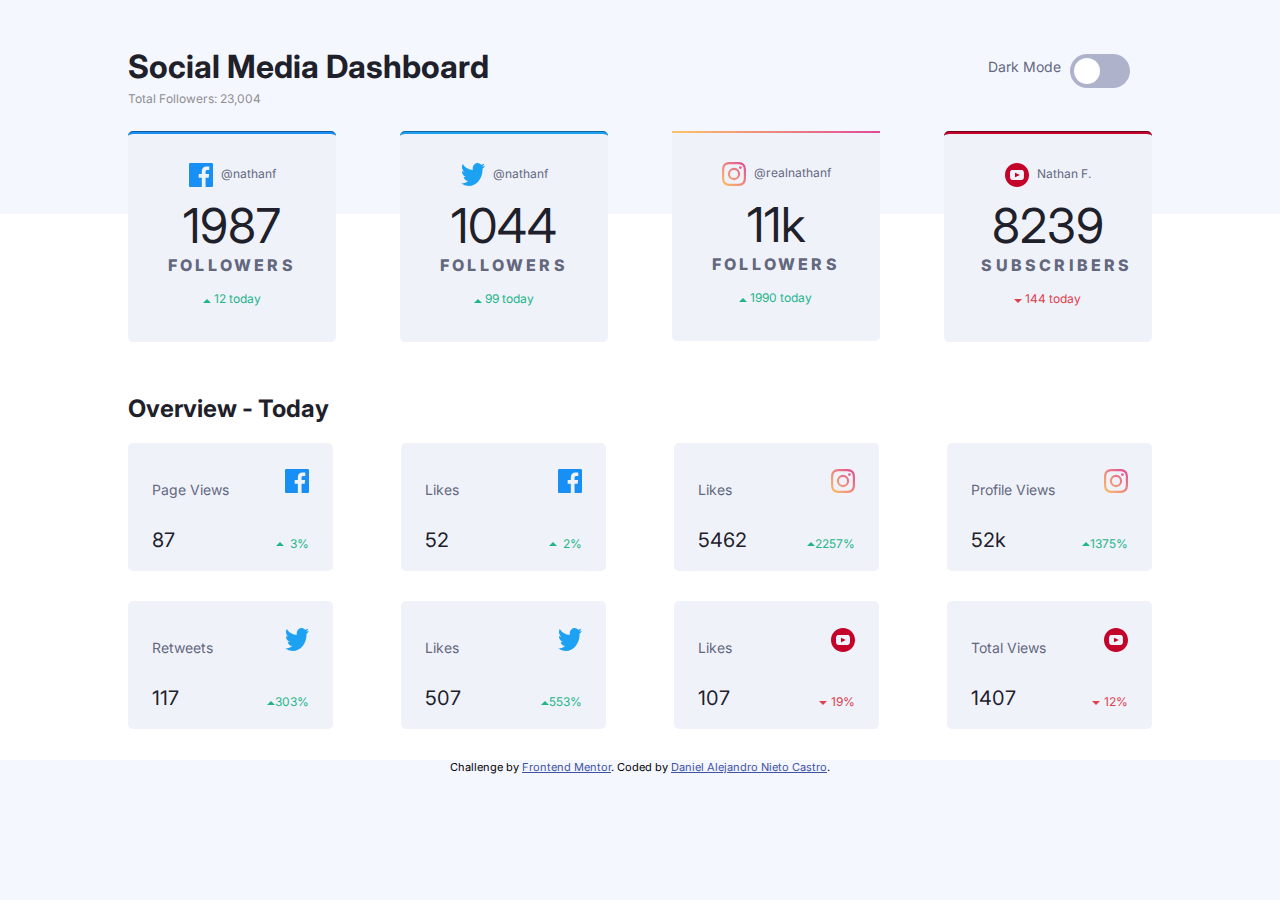
<file: index.html>
<!DOCTYPE html>
<html lang="en">
<head>
    <meta charset="UTF-8">
    <meta name="viewport" content="width=device-width, initial-scale=1.0"> <!-- displays site properly based on user's device -->

    <link rel="icon" type="image/png" sizes="32x32" href="./images/favicon-32x32.png">
    <link rel="stylesheet" href="./styles/styles.css">
    <title>Social Media Dashboard</title>

    <!-- Feel free to remove these styles or customise in your own stylesheet 👍 -->
    <style>
        .attribution { font-size: 11px; text-align: center; }
        .attribution a { color: hsl(228, 45%, 44%); }
    </style>
</head>
<body>
    <header>
        <div id="title_container">
            <h1 id="title">Social Media Dashboard</h1>
            <p>Total Followers: 23,004</p>
        </div>
        <div id="button_container">
            <p>Dark Mode</p>
            <label class="switch">
                <input id="button_switch" type="checkbox">
                <span class="slider round"></span>
            </label>
        </div>
    </header>
    <div id="social_network_container">
        <div class="social_network facebook">
            <div class="icon_user_container">
                <img class="icon" src="images/icon-facebook.svg">
                <p>@nathanf</p>
            </div>
            <div class="followers_container">
                <p class="quantity_followers">1987</p>
                <p class="followers">FOLLOWERS</p>
                <div class="balance_container">
                    <img class="icon_up" src="images/icon-up.svg">
                    12 today
                </div>
            </div> 
        </div>
        <div class="social_network twitter">
            <div class="icon_user_container">
                <img class="icon" src="images/icon-twitter.svg">
                <p>@nathanf</p>
            </div>
            <div class="followers_container">
                <p class="quantity_followers">1044</p>
                <p class="followers">FOLLOWERS</p>
                <div class="balance_container">
                    <img class="icon_up" src="images/icon-up.svg">
                    99 today
                </div>
            </div>
        </div>
        <div class="social_network instagram">
            <div class="icon_user_container">
                <img class="icon" src="images/icon-instagram.svg">
                <p> @realnathanf</p>
            </div>
            <div class="followers_container">
                <p class="quantity_followers">11k</p>
                <p class="followers">FOLLOWERS</p>
                <div class="balance_container">
                    <img class="icon_up" src="images/icon-up.svg">
                    1990 today
                </div>
                
            </div>  
        </div>
        <div class="social_network youtube">
            <div class="icon_user_container">
                <img class="icon" src="images/icon-youtube.svg">
                <p> Nathan F.</p>
            </div>
            <div class="followers_container">
                <p class="quantity_followers">8239</p>
                <p class="followers"> SUBSCRIBERS</p>
                <div class="balance_container instagram">
                    <img class="icon_up" src="images/icon-down.svg">
                    144 today
                </div>
            </div>  
        </div>
    </div>

    <div id="daily_overview_container">
        <h2>Overview - Today</h2>
        <div class="overview_social_network_container">
            <div class="overview_social_network">
                <p>Page Views</p>
                <img class="icon" src="images/icon-facebook.svg">
                <div class="overview_balance">
                    <p>87</p>
                    <img class="icon_up" src="images/icon-up.svg">3%
                </div>
            </div>
        </div>
        <div class="overview_social_network_container">
            <div class="overview_social_network">
                <p>Likes</p>
                <img class="icon" src="images/icon-facebook.svg">
                <div class="overview_balance">
                    <p>52</p>
                    <img class="icon_up" src="images/icon-up.svg">2%
                </div>
            </div>
        </div>
        <div class="overview_social_network_container">
            <div class="overview_social_network">
                <p>Likes</p>
                <img class="icon" src="images/icon-instagram.svg">
                <div class="overview_balance">
                    <p>5462</p>
                    <img class="icon_up" src="images/icon-up.svg">2257%
                </div>
            </div>
        </div>
        <div class="overview_social_network_container">
            <div class="overview_social_network">
                <p>Profile Views</p>
                <img class="icon" src="images/icon-instagram.svg">
                <div class="overview_balance">
                    <p>52k</p>
                    <img class="icon_up" src="images/icon-up.svg">1375%
                </div>
            </div>
        </div>
        <div class="overview_social_network_container">
            <div class="overview_social_network">
                <p>Retweets</p>
                <img class="icon" src="images/icon-twitter.svg">
                <div class="overview_balance">
                    <p>117</p>
                    <img class="icon_up" src="images/icon-up.svg">303%
                </div>
            </div>
        </div>
        <div class="overview_social_network_container">
            <div class="overview_social_network">
                <p>Likes</p>
                <img class="icon" src="images/icon-twitter.svg">
                <div class="overview_balance">
                    <p>507</p>
                    <img class="icon_up" src="images/icon-up.svg">553%
                </div>
            </div>
        </div>
        <div class="overview_social_network_container">
            <div class="overview_social_network">
                <p>Likes</p>
                <img class="icon" src="images/icon-youtube.svg">
                <div class="overview_balance youtube">
                    <p>107</p>
                    <img class="icon_up" src="images/icon-down.svg">19%
                </div>
            </div>
        </div>
        <div class="overview_social_network_container">
            <div class="overview_social_network">
                <p>Total Views</p>
                <img class="icon" src="images/icon-youtube.svg">
                <div class="overview_balance youtube">
                    <p>1407</p>
                    <img class="icon_up" src="images/icon-down.svg">12%
                </div>
            </div>
        </div>
    </div>
  <div class="attribution">
    Challenge by <a href="https://www.frontendmentor.io?ref=challenge" target="_blank">Frontend Mentor</a>. 
    Coded by <a href="#">Daniel Alejandro Nieto Castro</a>.
  </div>
  <script>
      let button = document.getElementById('button_switch');
      button.onclick = function(){
          document.body.classList.toggle('dark_theme');
          
      }
  </script>
</body>
</html>
</file>
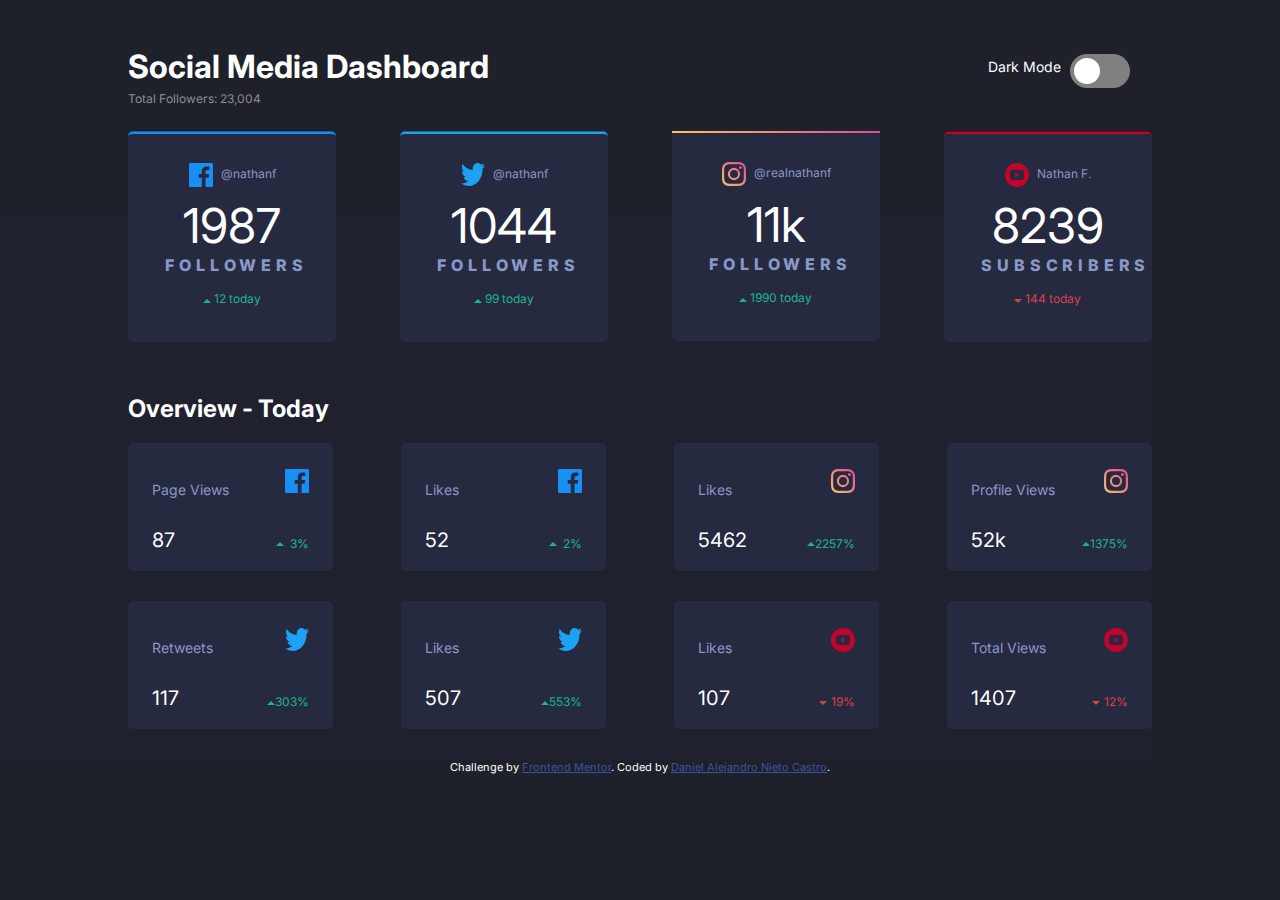
<file: social-media-dashboard-with-theme-switcher-master/index.html>
<!DOCTYPE html>
<html lang="en">
<head>
    <meta charset="UTF-8">
    <meta name="viewport" content="width=device-width, initial-scale=1.0"> <!-- displays site properly based on user's device -->

    <link rel="icon" type="image/png" sizes="32x32" href="./images/favicon-32x32.png">
    <link rel="stylesheet" href="./styles/styles.css">
    <title>Social Media Dashboard</title>

    <!-- Feel free to remove these styles or customise in your own stylesheet 👍 -->
    <style>
        .attribution { font-size: 11px; text-align: center; }
        .attribution a { color: hsl(228, 45%, 44%); }
    </style>
</head>
<body>
    <header>
        <div id="title_container">
            <h1>Social Media Dashboard</h1>
            <p>Total Followers: 23,004</p>
        </div>
        <div id="button_container">
            <p>Dark Mode</p>
            <label class="switch">
                <input type="checkbox">
                <span class="slider round"></span>
            </label>
        </div>
    </header>
    <div id="social_network_container">
        <div class="social_network facebook">
            <div class="icon_user_container">
                <img class="icon" src="images/icon-facebook.svg">
                <p>@nathanf</p>
            </div>
            <div class="followers_container">
                <p class="quantity_followers">1987</p>
                <p class="followers">FOLLOWERS</p>
                <div class="balance_container">
                    <img class="icon_up" src="images/icon-up.svg">
                    12 today
                </div>
            </div> 
        </div>
        <div class="social_network twitter">
            <div class="icon_user_container">
                <img class="icon" src="images/icon-twitter.svg">
                <p>@nathanf</p>
            </div>
            <div class="followers_container">
                <p class="quantity_followers">1044</p>
                <p class="followers">FOLLOWERS</p>
                <div class="balance_container">
                    <img class="icon_up" src="images/icon-up.svg">
                    99 today
                </div>
            </div>
        </div>
        <div class="social_network instagram">
            <div class="icon_user_container">
                <img class="icon" src="images/icon-instagram.svg">
                <p> @realnathanf</p>
            </div>
            <div class="followers_container">
                <p class="quantity_followers">11k</p>
                <p class="followers">FOLLOWERS</p>
                <div class="balance_container">
                    <img class="icon_up" src="images/icon-up.svg">
                    1990 today
                </div>
                
            </div>  
        </div>
        <div class="social_network youtube">
            <div class="icon_user_container">
                <img class="icon" src="images/icon-youtube.svg">
                <p> Nathan F.</p>
            </div>
            <div class="followers_container">
                <p class="quantity_followers">8239</p>
                <p class="followers"> SUBSCRIBERS</p>
                <div class="balance_container instagram">
                    <img class="icon_up" src="images/icon-down.svg">
                    144 today
                </div>
            </div>  
        </div>
    </div>

    <div id="daily_overview_container">
        <h2>Overview - Today</h2>
        <div class="overview_social_network_container">
            <div class="overview_social_network">
                <p>Page Views</p>
                <img class="icon" src="images/icon-facebook.svg">
                <div class="overview_balance">
                    <p>87</p>
                    <img class="icon_up" src="images/icon-up.svg">3%
                </div>
            </div>
        </div>
        <div class="overview_social_network_container">
            <div class="overview_social_network">
                <p>Likes</p>
                <img class="icon" src="images/icon-facebook.svg">
                <div class="overview_balance">
                    <p>52</p>
                    <img class="icon_up" src="images/icon-up.svg">2%
                </div>
            </div>
        </div>
        <div class="overview_social_network_container">
            <div class="overview_social_network">
                <p>Likes</p>
                <img class="icon" src="images/icon-instagram.svg">
                <div class="overview_balance">
                    <p>5462</p>
                    <img class="icon_up" src="images/icon-up.svg">2257%
                </div>
            </div>
        </div>
        <div class="overview_social_network_container">
            <div class="overview_social_network">
                <p>Profile Views</p>
                <img class="icon" src="images/icon-instagram.svg">
                <div class="overview_balance">
                    <p>52k</p>
                    <img class="icon_up" src="images/icon-up.svg">1375%
                </div>
            </div>
        </div>
        <div class="overview_social_network_container">
            <div class="overview_social_network">
                <p>Retweets</p>
                <img class="icon" src="images/icon-twitter.svg">
                <div class="overview_balance">
                    <p>117</p>
                    <img class="icon_up" src="images/icon-up.svg">303%
                </div>
            </div>
        </div>
        <div class="overview_social_network_container">
            <div class="overview_social_network">
                <p>Likes</p>
                <img class="icon" src="images/icon-twitter.svg">
                <div class="overview_balance">
                    <p>507</p>
                    <img class="icon_up" src="images/icon-up.svg">553%
                </div>
            </div>
        </div>
        <div class="overview_social_network_container">
            <div class="overview_social_network">
                <p>Likes</p>
                <img class="icon" src="images/icon-youtube.svg">
                <div class="overview_balance youtube">
                    <p>107</p>
                    <img class="icon_up" src="images/icon-down.svg">19%
                </div>
            </div>
        </div>
        <div class="overview_social_network_container">
            <div class="overview_social_network">
                <p>Total Views</p>
                <img class="icon" src="images/icon-youtube.svg">
                <div class="overview_balance youtube">
                    <p>1407</p>
                    <img class="icon_up" src="images/icon-down.svg">12%
                </div>
            </div>
        </div>
    </div>
  <div class="attribution">
    Challenge by <a href="https://www.frontendmentor.io?ref=challenge" target="_blank">Frontend Mentor</a>. 
    Coded by <a href="#">Daniel Alejandro Nieto Castro</a>.
  </div>
</body>
</html>
</file>
<file: styles/styles.css>
@import url('https://fonts.googleapis.com/css2?family=Inter:wght@600&display=swap');
:root{
    --background: hsl(0, 0%, 100%);
    --top-background: hsl(225, 100%, 98%);
    --card-background: hsl(227, 47%, 96%);
    --primary-text: hsl(230, 17%, 14%);
    --secondary-text: hsl(228, 12%, 44%);
    
}
.dark_theme{
    --background: hsl(230, 17%, 14%);
    --top-background:  hsl(232, 19%, 15%);
    --card-background: hsl(228, 28%, 20%);
    --primary-text: hsl(0, 0%, 100%);
    --secondary-text: hsl(228, 34%, 66%);
}
html{
    min-height: 100%;
}
body{
    height: 100%;
    margin: 0;
    background-color: var(--top-background);
    font-family: 'Inter', sans-serif;
}
h1{
    color: var(--primary-text);
}
header{
    width: 80%;
    display: flex;
    flex-wrap: wrap;
    align-items: center;
    text-align: left;
}
#button_container{
    display: flex;
    flex-wrap: wrap;
}
#button_container p{
    font-size: 14px;
    color: var(--secondary-text);
}
.switch {
    position: relative;
    display: inline-block;
    width: 60px;
    height: 34px;
    background-color: inherit;
}
.switch input { 
    opacity: 0;
    width: 0;
    height: 0;
} 
.slider {
    position: absolute;
    cursor: pointer;
    top: 0;
    left: 0;
    right: 0;
    bottom: 0;
    background-color: hsl(230, 22%, 74%);
    -webkit-transition: .4s;
    transition: .4s;
}
  
.slider:before {
    position: absolute;
    content: "";
    height: 26px;
    width: 26px;
    left: 4px;
    bottom: 4px;
    background-color: white;
    -webkit-transition: .4s;
    transition: .4s;
}
  
input:checked + .slider {
    background: linear-gradient(to left,hsl(146, 68%, 55%) 60%, hsl(210, 78%, 56%));
}
  
input:focus + .slider {
    box-shadow: 0 0 1px #2196F3;
}
  
input:checked + .slider:before {
    -webkit-transform: translateX(26px);
    -ms-transform: translateX(26px);
    transform: translateX(26px);
}
.slider.round {
    border-radius: 34px;
}
.slider.round:before {
    border-radius: 50%;
}
#social_network_container{
    background-color: var(--top-background);
    width: 80%;
    display: flex;
}
.social_network{
    background-color: var(--card-background);
    display: flex;
    flex-wrap: wrap;
    text-align: center;
    justify-content: center;
    border-radius: 5px;
}
.social_network.facebook{
    border-top-style: groove;
    border-top-color: hsl(208, 92%, 53%);
}
.social_network.twitter{
    border-top-style: groove;
    border-top-color: hsl(203, 89%, 53%);
}
.social_network.instagram{
    border-top: 2px solid transparent;
    border-image: linear-gradient(to right,hsl(37, 97%, 70%),hsl(329, 70%, 58%));
    border-image-slice: 1;
}
.social_network.youtube{
    border-top-style: groove;
    border-top-color: hsl(348, 97%, 39%);
}
.icon_user_container{
    width: 100%;
    height: 20%;
    margin-top: 10%;
    display: flex;
    justify-content: inherit;
    align-items: center;
}
.icon{
    width: 1.5rem;
    height: 1.5rem;
}
.icon_user_container p{
    color: var(--secondary-text);
    margin-left: 0.5rem;
    margin-top: 0.5rem;
    font-size: 12px;
}
.followers_container{
    margin-top: 0.5rem;
    width: 80%;
    height: 70%;
}
.quantity_followers{
    color: var(--primary-text);
    font-size: 3rem;
    margin-top: -0.5rem;
    margin-bottom: -2rem;
}
.followers{
    width: 80%;
    color: var(--secondary-text);
    letter-spacing: 0.2rem;
    margin-top: 2rem;
    margin-left: 10%;
    font-weight: 800;
}
.balance_container{
    font-size: 12px;
    color: #1EB589;
}
.balance_container.instagram{
    color: #DC414C;
}
#daily_overview_container{
    max-width: 100%;
    padding-left: 10%;
    padding-right: 10%;
    gap: 5%;
    background-color: var(--background);
    display: flex;
    flex-wrap: wrap;
    justify-content: space-between;
}
h2{
    width: 85%;
    color: var(--primary-text);
}
.overview_social_network_container{
    background-color: var(--card-background);
    color: var(--secondary-text);
    height: 8rem;
    display: flex;
    flex-wrap: wrap;
    text-align: center;
    justify-content: space-between;
    border-radius: 5px;
}
.overview_social_network{
    width: 100%;
    height: 30%;
    padding: 1.5rem;
    display: flex;
    flex-wrap: wrap;
    text-align: center;
    justify-content: space-between;
    align-items: center;
}
.overview_social_network p{
    font-size: 14px;
    color: var(--secondary-text);
}
.overview_social_network .icon{
    margin-top: -1rem;
}
.overview_balance{
    width: 100%;
    height: 20%;
    margin-top: 1.5rem;
    display: flex;
    font-size: 12px;
    text-align: center;
    justify-content: space-between;
    color: #1EB589;
}
.overview_balance p{
    color: var(--primary-text);
    font-size: 20px;
    margin-top: -.5rem;
    text-align: left;
    width: 70%;
}
.overview_balance .icon_up{
    width: 8px;
    height: 4px;
    margin-top: .4rem;
    margin-left: 0.5rem;
}
.overview_balance.youtube{
    color: #DC414C;
}
@media (max-width: 1440px) {
    header{
        margin: 2% 10% 3% 10%;
        height: 30%;
    }
    #title_container{
        width: 80%;
    }
    #title_container p{
        color: #8E8E91;
        font-size: 12px;
        margin-top: -2%;
    }
    #button_container{
        width: 20%;
    }
    #button_container p{
        width: 40%;
        margin-top: 2%;
        margin-left: 20%;
    }
    #social_network_container{
        margin: -2% 10% 0% 10%;
        justify-content: space-between;
    }
    .social_network{
        width: 13rem;
        height: 13rem;
    }
    #daily_overview_container{
        margin-top: -10%;
        padding-top: 10rem;
        flex-direction: row;
    }
    .overview_social_network_container{
        width: 20%;
        margin-bottom: 3%;
    }
}
@media (max-width: 420px) {
    html{
        width: 100%;
        height: 100%;
    }
    header{
        height: 15%;
        margin: 5% 10%;
    }
    #title_container{
        width: 100%;
        height: 70%;
        font-size: 12px;
        margin-bottom: 2%;
        border-bottom: 1px solid #8E8E91;
    }
    #button_container{
        width: 100%;  
    }
    #button_container p{
        margin-left: 0;
        width: 80%;
    }
    #social_network_container{
        margin-top: 10%;
        flex-direction: column;
    }
    .social_network{
        width: 100%;
        margin-top: 5%;
    }
    #daily_overview_container{
        flex-direction: column;
        background-color: inherit;
    }
    .overview_social_network_container{
        width: 100%;
        margin-bottom: 5%;
    }

}
</file>
<file: social-media-dashboard-with-theme-switcher-master/styles/styles.css>
@import url('https://fonts.googleapis.com/css2?family=Inter:wght@600&display=swap');
html{
    min-height: 100%;
}
body{
    height: 100%;
    margin: 0;
    background-color: hsl(230, 17%, 14%);
    font-family: 'Inter', sans-serif;
    color: white
}
header{
    width: 80%;
    display: flex;
    flex-wrap: wrap;
    align-items: center;
    text-align: left;
}
#button_container{
    display: flex;
    flex-wrap: wrap;
}
#button_container p{
    font-size: 14px;
}
.switch {
    position: relative;
    display: inline-block;
    width: 60px;
    height: 34px;
    background-color: inherit;
}
.switch input { 
    opacity: 0;
    width: 0;
    height: 0;
} 
.slider {
    position: absolute;
    cursor: pointer;
    top: 0;
    left: 0;
    right: 0;
    bottom: 0;
    background-color: gray;
    -webkit-transition: .4s;
    transition: .4s;
}
  
.slider:before {
    position: absolute;
    content: "";
    height: 26px;
    width: 26px;
    left: 4px;
    bottom: 4px;
    background-color: white;
    -webkit-transition: .4s;
    transition: .4s;
}
  
input:checked + .slider {
    background: linear-gradient(to left,hsl(146, 68%, 55%) 60%, hsl(210, 78%, 56%));
}
  
input:focus + .slider {
    box-shadow: 0 0 1px #2196F3;
}
  
input:checked + .slider:before {
    -webkit-transform: translateX(26px);
    -ms-transform: translateX(26px);
    transform: translateX(26px);
}
.slider.round {
    border-radius: 34px;
}
.slider.round:before {
    border-radius: 50%;
}
#social_network_container{
    width: 80%;
    background-color: inherit;
    display: flex;
}
.social_network{
    background-color: hsl(228, 28%, 20%);
    color: hsl(228, 34%, 66%);
    display: flex;
    flex-wrap: wrap;
    text-align: center;
    justify-content: center;
    border-radius: 5px;
}
.social_network.facebook{
    border-top-style: groove;
    border-top-color: hsl(208, 92%, 53%);
}
.social_network.twitter{
    border-top-style: groove;
    border-top-color: hsl(203, 89%, 53%);
}
.social_network.instagram{
    border-top: 2px solid transparent;
    border-image: linear-gradient(to right,hsl(37, 97%, 70%),hsl(329, 70%, 58%));
    border-image-slice: 1;
}
.social_network.youtube{
    border-top-style: groove;
    border-top-color: hsl(348, 97%, 39%);
}
.icon_user_container{
    width: 100%;
    height: 20%;
    margin-top: 10%;
    display: flex;
    justify-content: inherit;
    align-items: center;
}
.icon{
    width: 1.5rem;
    height: 1.5rem;
}
.icon_user_container p{
    color: hsl(228, 34%, 66%);
    margin-left: 0.5rem;
    margin-top: 0.5rem;
    font-size: 12px;
}
.followers_container{
    margin-top: 0.5rem;
    width: 80%;
    height: 70%;
}
.quantity_followers{
    color: white;
    font-size: 3rem;
    margin-top: -0.5rem;
    margin-bottom: -2rem;
}
.followers{
    width: 80%;
    color: hsl(228, 34%, 66%);
    letter-spacing: 0.3rem;
    margin-top: 2rem;
    margin-left: 10%;
    font-weight: 800;
}
.balance_container{
    font-size: 12px;
    color: #1EB589;
}
.balance_container.instagram{
    color: #DC414C;
}
#daily_overview_container{
    width: 80%;
    padding-left: 10%;
    gap: 5%;
    background-color: hsl(232, 19%, 15%);
    display: flex;
    flex-wrap: wrap;
    justify-content: space-between;
}
h2{
    width: 85%;
}
.overview_social_network_container{
    background-color: hsl(228, 28%, 20%);
    color: hsl(228, 34%, 66%);
    height: 8rem;
    display: flex;
    flex-wrap: wrap;
    text-align: center;
    justify-content: space-between;
    border-radius: 5px;
}
.overview_social_network{
    width: 100%;
    height: 30%;
    padding: 1.5rem;
    display: flex;
    flex-wrap: wrap;
    text-align: center;
    justify-content: space-between;
    align-items: center;
}
.overview_social_network p{
    font-size: 14px;
    color: hsl(228, 34%, 66%);
}
.overview_social_network .icon{
    margin-top: -1rem;
}
.overview_balance{
    width: 100%;
    height: 20%;
    margin-top: 1.5rem;
    display: flex;
    font-size: 12px;
    text-align: center;
    justify-content: space-between;
    color: #1EB589;
}
.overview_balance p{
    color: white;
    font-size: 20px;
    margin-top: -.5rem;
    text-align: left;
    width: 70%;
}
.overview_balance .icon_up{
    width: 8px;
    height: 4px;
    margin-top: .4rem;
    margin-left: 0.5rem;
}
.overview_balance.youtube{
    color: #DC414C;
}
@media (max-width: 1440px) {
    header{
        margin: 2% 10% 3% 10%;
        height: 30%;
    }
    #title_container{
        width: 80%;
    }
    #title_container p{
        color: #8E8E91;
        font-size: 12px;
        margin-top: -2%;
    }
    #button_container{
        width: 20%;
    }
    #button_container p{
        width: 40%;
        margin-top: 2%;
        margin-left: 20%;
    }
    #social_network_container{
        margin: -2% 10% 0% 10%;
        justify-content: space-between;
    }
    .social_network{
        width: 13rem;
        height: 13rem;
    }
    #daily_overview_container{
        margin-top: -10%;
        padding-top: 10rem;
        flex-direction: row;
    }
    .overview_social_network_container{
        width: 20%;
        margin-bottom: 3%;
    }
}
@media (max-width: 420px) {
    html{
        width: 100%;
        height: 100%;
    }
    header{
        height: 15%;
        margin: 5% 10%;
    }
    #title_container{
        width: 100%;
        height: 70%;
        font-size: 12px;
        margin-bottom: 2%;
        border-bottom: 1px solid #8E8E91;
    }
    #button_container{
        width: 100%;  
    }
    #button_container p{
        margin-left: 0;
        width: 80%;
    }
    #social_network_container{
        margin-top: 10%;
        flex-direction: column;
    }
    .social_network{
        width: 100%;
        margin-top: 5%;
    }
    #daily_overview_container{
        flex-direction: column;
        background-color: inherit;
    }
    .overview_social_network_container{
        width: 100%;
        margin-bottom: 5%;
    }

}
</file>
